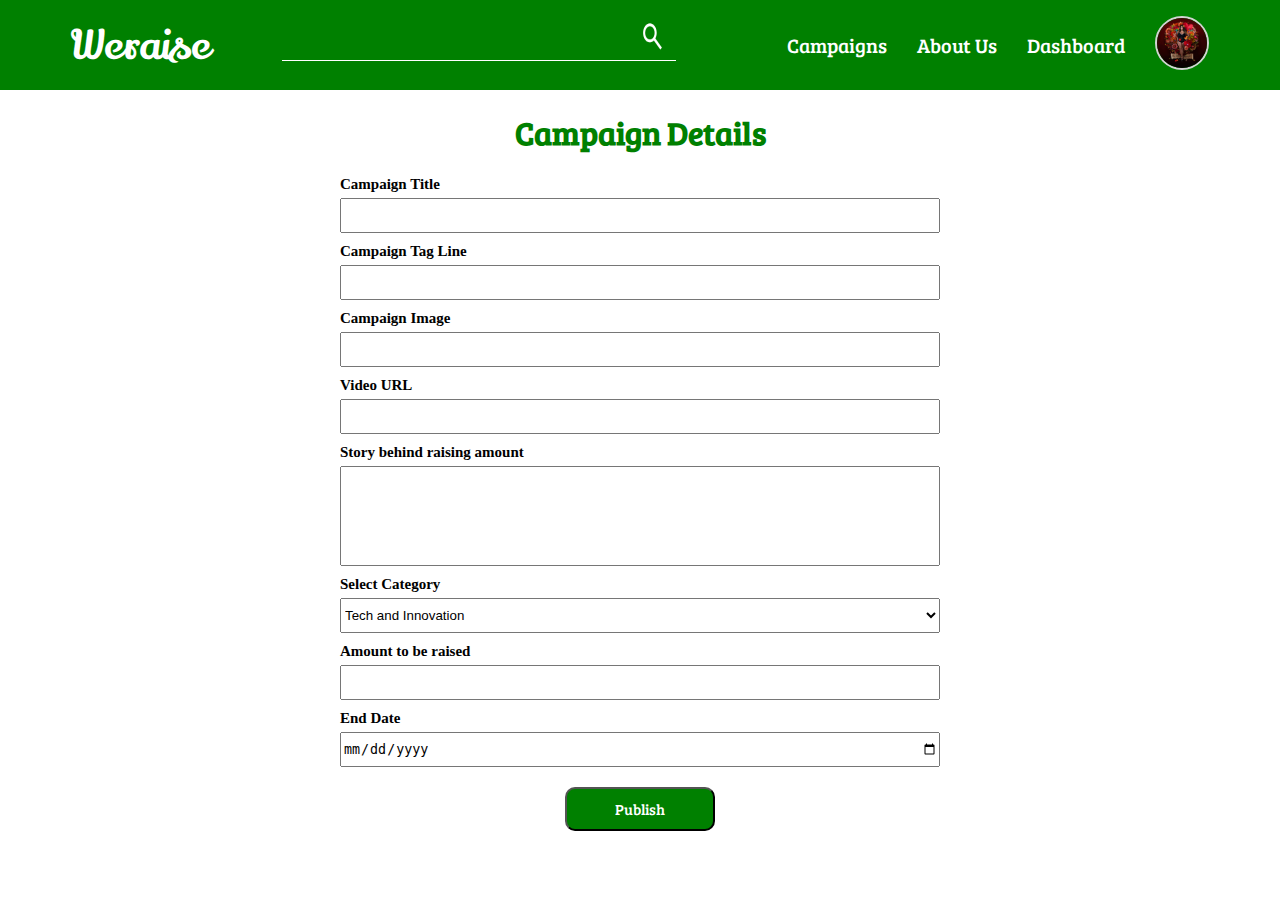
<file: create.html>
<html>

<head>
  <title>Search</title>
  <link rel="stylesheet" href="static/css/styles4.css" />
  <link rel="apple-touch-icon" sizes="180x180" href="static/favicon/apple-touch-icon.png" />
  <link rel="icon" type="image/png" sizes="32x32" href="static/favicon/favicon-32x32.png" />
  <link rel="icon" type="image/png" sizes="16x16" href="static/favicon/favicon-16x16.png" />
  <link rel="manifest" href="static/favicon/site.webmanifest" />
  <link rel="preconnect" href="https://fonts.googleapis.com" />
  <link rel="preconnect" href="https://fonts.gstatic.com" crossorigin />
  <link href="https://fonts.googleapis.com/css2?family=Lily+Script+One&display=swap" rel="stylesheet" />
  <link href="https://fonts.googleapis.com/css2?family=Bree+Serif&display=swap" rel="stylesheet" />
  <link
    href="https://fonts.googleapis.com/css2?family=Andika:ital,wght@0,400;0,700;1,400;1,700&family=Bree+Serif&display=swap"
    rel="stylesheet" />
</head>

<body>
  <nav>
    <div class="brand-logo">
      <a href="./">Weraise</a>
    </div>
    <form action="">
      <input type="text" name="search" id="" />
      <button><img src="static/icons/search.png" alt="" srcset="" /></button>
    </form>
    <ul class="subnav">
      <li>
        <a href="search.html">Campaigns</a>
      </li>
      <li>
        <a href="about.html">About Us</a>
      </li>
      <li>
        <a href="dashboard.html">Dashboard</a>
      </li>
      <li>
        <a href="">
          <img src="static/images/jn1ofic3tc03wf0imsaoldejaado.jpeg"
            style="border-radius: 50%;border: 2px solid lightgray;" width="50px" height="50px" srcset="">
        </a>
      </li>
    </ul>
  </nav>
  <h1 align="center">Campaign Details</h1>
    <div class="edits">
      <form action="./add" method="post">
        <input type="hidden" name="userid" value="4">
        <div class="form-group">
          <label class="form-control-label" for="title">Campaign Title</label>
          <input class="form-control" id="title" name="title" required type="text" value="">
        </div>
        <div class="form-group"><label class="form-control-label" for="bio">Campaign Tag Line</label>
          <input class="form-control" id="bio" name="bio" required type="text" value="">
        </div>

        <div class="form-group"><label class="form-control-label" for="img">Campaign Image</label>
          <input class="form-control" id="img" name="imgurl" required type="url" value="">
        </div>
        <div class="form-group"><label class="form-control-label" for="vid">Video URL</label>
          <input class="form-control" id="vid" name="yturl" required type="url" value="">
        </div>
        <div class="form-group"><label class="form-control-label" for="story">Story behind raising
            amount</label>
          <textarea class="form-control" id="story" name="story" required></textarea>
        </div>
        <div class="form-group">
          <label class="form-control-label" for="category">Select Category</label>
          <select class="form-control" id="category" name="category">
            <option value="Tech and Innovation">Tech and Innovation</option>
            <option value="Creative Works">Creative Works</option>
            <option value="Community Projects">Community Projects</option>
          </select>
        </div>
        <div class="form-group"><label class="form-control-label" for="amount">Amount to be raised</label>
          <input class="form-control" id="amount" name="amount" required type="text" value="">
        </div>
        <div class="form-group"><label class="form-control-label" for="end">End Date</label>
          <input class="form-control" id="end" name="end" required type="date" value="">
        </div>
        <input class="btn btn-primary btn-md" id="submit" name="submit" type="submit" value="Publish">
      </form>
    </div>
  </div>
</body>

</html>
</file>
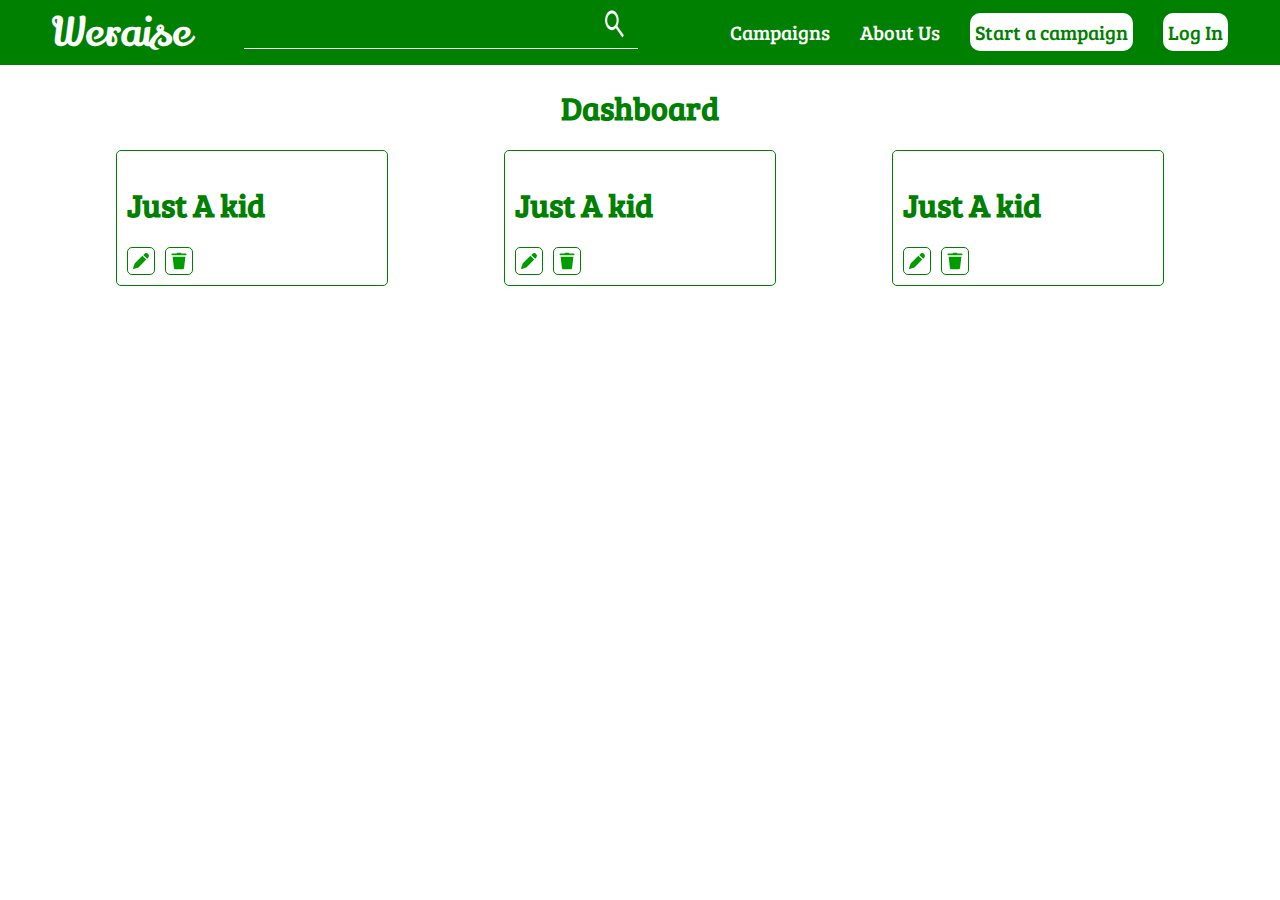
<file: dashboard.html>
<html>
  <head>
    <title>Search</title>
    <link rel="stylesheet" href="static/css/style3.css" />
    <link
      rel="apple-touch-icon"
      sizes="180x180"
      href="static/favicon/apple-touch-icon.png"
    />
    <link
      rel="icon"
      type="image/png"
      sizes="32x32"
      href="static/favicon/favicon-32x32.png"
    />
    <link
      rel="icon"
      type="image/png"
      sizes="16x16"
      href="static/favicon/favicon-16x16.png"
    />
    <link rel="manifest" href="static/favicon/site.webmanifest" />
    <link rel="preconnect" href="https://fonts.googleapis.com" />
    <link rel="preconnect" href="https://fonts.gstatic.com" crossorigin />
    <link
      href="https://fonts.googleapis.com/css2?family=Lily+Script+One&display=swap"
      rel="stylesheet"
    />
    <link
      href="https://fonts.googleapis.com/css2?family=Bree+Serif&display=swap"
      rel="stylesheet"
    />
    <link
      href="https://fonts.googleapis.com/css2?family=Andika:ital,wght@0,400;0,700;1,400;1,700&family=Bree+Serif&display=swap"
      rel="stylesheet"
    />
    <style>
        .dposts{
            margin: 20px;
            display: flex;
            flex-direction: row;
            flex-wrap: wrap;
            gap: 20px;
            justify-content: space-evenly;
        }

        .dpost{
            border: 1px solid green;
            width: 250px;
            height: 10%;
            padding: 10px;
            border-radius: 5px;
            background-color: white;
        }
        .dpost:hover{
            box-shadow: 3px 5px 3px lightgray;
            cursor: pointer;
        }
        .icon{
            display: flex;
            flex-direction: row;
            gap: 10px;
        }
        svg{
            border: 1px solid green;
            padding: 3px;
            border-radius: 5px;
            cursor: pointer;
        }
        svg:hover{
            background-color: rgb(186, 255, 186);
        }
        a{
            text-decoration: none;
            color: green;
        }
        a:hover{
            text-decoration: underline;
        }
        h1{
            font-family: "Bree Serif", serif;
        }
    </style>
  </head>
  <body>
    <nav>
      <div class="brand-logo">
        <a href="./">Weraise</a>
      </div>
      <form action="">
        <input type="text" name="search" id="" />
        <button><img src="static/icons/search.png" alt="" srcset="" /></button>
      </form>
      <ul class="subnav">
        <li>
          <a href="search.html">Campaigns</a>
        </li>
        <li>
          <a href="about.html">About Us</a>
        </li>
        <li>
          <a href="create.html" class="btn">Start a campaign</a>
        </li>
        <li>
          <a href="" class="btn">Log In</a>
        </li>
      </ul>
    </nav>
    <h1 align="center" style="color: green;">Dashboard</h1>
    <div class="dposts">
        <div class="dpost">
            <h1><a href="individual page.html">Just A kid</a></h1>
            <div class="icon">
                <svg xmlns="http://www.w3.org/2000/svg" x="0px" y="0px" width="20" height="20" viewBox="0,0,256,256">
                    <g fill="#009c00" fill-rule="nonzero" stroke="none" stroke-width="1" stroke-linecap="butt" stroke-linejoin="miter" stroke-miterlimit="10" stroke-dasharray="" stroke-dashoffset="0" font-family="none" font-weight="none" font-size="none" text-anchor="none" style="mix-blend-mode: normal"><g transform="scale(5.33333,5.33333)"><path d="M38.657,18.536l2.44,-2.44c2.534,-2.534 2.534,-6.658 0,-9.193c-1.227,-1.226 -2.858,-1.9 -4.597,-1.9c-1.739,0 -3.371,0.675 -4.597,1.901l-2.439,2.439zM27.343,11.464l-18.069,18.069c-0.385,0.385 -0.678,0.86 -0.848,1.375l-3.35,10.121c-0.179,0.538 -0.038,1.131 0.363,1.532c0.287,0.286 0.669,0.439 1.061,0.439c0.158,0 0.317,-0.025 0.472,-0.076l10.118,-3.351c0.517,-0.17 0.993,-0.463 1.378,-0.849l18.068,-18.068z"></path></g></g>
                    </svg>
                    <svg xmlns="http://www.w3.org/2000/svg" x="0px" y="0px" width="20" height="20" viewBox="0,0,256,256">
                        <g fill="#009c00" fill-rule="nonzero" stroke="none" stroke-width="1" stroke-linecap="butt" stroke-linejoin="miter" stroke-miterlimit="10" stroke-dasharray="" stroke-dashoffset="0" font-family="none" font-weight="none" font-size="none" text-anchor="none" style="mix-blend-mode: normal"><g transform="scale(10.66667,10.66667)"><path d="M10.80664,2c-0.517,0 -1.01095,0.20431 -1.37695,0.57031l-0.42969,0.42969h-5c-0.36064,-0.0051 -0.69608,0.18438 -0.87789,0.49587c-0.18181,0.3115 -0.18181,0.69676 0,1.00825c0.18181,0.3115 0.51725,0.50097 0.87789,0.49587h16c0.36064,0.0051 0.69608,-0.18438 0.87789,-0.49587c0.18181,-0.3115 0.18181,-0.69676 0,-1.00825c-0.18181,-0.3115 -0.51725,-0.50097 -0.87789,-0.49587h-5l-0.42969,-0.42969c-0.365,-0.366 -0.85995,-0.57031 -1.37695,-0.57031zM4.36523,7l1.52734,13.26367c0.132,0.99 0.98442,1.73633 1.98242,1.73633h8.24805c0.998,0 1.85138,-0.74514 1.98438,-1.74414l1.52734,-13.25586z"></path></g></g>
                        </svg>
            </div>
        </div>
        <div class="dpost">
            <h1><a href="individual page.html">Just A kid</a></h1>
            <div class="icon">
                <svg xmlns="http://www.w3.org/2000/svg" x="0px" y="0px" width="20" height="20" viewBox="0,0,256,256">
                    <g fill="#009c00" fill-rule="nonzero" stroke="none" stroke-width="1" stroke-linecap="butt" stroke-linejoin="miter" stroke-miterlimit="10" stroke-dasharray="" stroke-dashoffset="0" font-family="none" font-weight="none" font-size="none" text-anchor="none" style="mix-blend-mode: normal"><g transform="scale(5.33333,5.33333)"><path d="M38.657,18.536l2.44,-2.44c2.534,-2.534 2.534,-6.658 0,-9.193c-1.227,-1.226 -2.858,-1.9 -4.597,-1.9c-1.739,0 -3.371,0.675 -4.597,1.901l-2.439,2.439zM27.343,11.464l-18.069,18.069c-0.385,0.385 -0.678,0.86 -0.848,1.375l-3.35,10.121c-0.179,0.538 -0.038,1.131 0.363,1.532c0.287,0.286 0.669,0.439 1.061,0.439c0.158,0 0.317,-0.025 0.472,-0.076l10.118,-3.351c0.517,-0.17 0.993,-0.463 1.378,-0.849l18.068,-18.068z"></path></g></g>
                    </svg>
                    <svg xmlns="http://www.w3.org/2000/svg" x="0px" y="0px" width="20" height="20" viewBox="0,0,256,256">
                        <g fill="#009c00" fill-rule="nonzero" stroke="none" stroke-width="1" stroke-linecap="butt" stroke-linejoin="miter" stroke-miterlimit="10" stroke-dasharray="" stroke-dashoffset="0" font-family="none" font-weight="none" font-size="none" text-anchor="none" style="mix-blend-mode: normal"><g transform="scale(10.66667,10.66667)"><path d="M10.80664,2c-0.517,0 -1.01095,0.20431 -1.37695,0.57031l-0.42969,0.42969h-5c-0.36064,-0.0051 -0.69608,0.18438 -0.87789,0.49587c-0.18181,0.3115 -0.18181,0.69676 0,1.00825c0.18181,0.3115 0.51725,0.50097 0.87789,0.49587h16c0.36064,0.0051 0.69608,-0.18438 0.87789,-0.49587c0.18181,-0.3115 0.18181,-0.69676 0,-1.00825c-0.18181,-0.3115 -0.51725,-0.50097 -0.87789,-0.49587h-5l-0.42969,-0.42969c-0.365,-0.366 -0.85995,-0.57031 -1.37695,-0.57031zM4.36523,7l1.52734,13.26367c0.132,0.99 0.98442,1.73633 1.98242,1.73633h8.24805c0.998,0 1.85138,-0.74514 1.98438,-1.74414l1.52734,-13.25586z"></path></g></g>
                        </svg>
            </div>
        </div>
        <div class="dpost">
            <h1><a href="individual page.html">Just A kid</a></h1>
            <div class="icon">
                <svg xmlns="http://www.w3.org/2000/svg" x="0px" y="0px" width="20" height="20" viewBox="0,0,256,256">
                    <g fill="#009c00" fill-rule="nonzero" stroke="none" stroke-width="1" stroke-linecap="butt" stroke-linejoin="miter" stroke-miterlimit="10" stroke-dasharray="" stroke-dashoffset="0" font-family="none" font-weight="none" font-size="none" text-anchor="none" style="mix-blend-mode: normal"><g transform="scale(5.33333,5.33333)"><path d="M38.657,18.536l2.44,-2.44c2.534,-2.534 2.534,-6.658 0,-9.193c-1.227,-1.226 -2.858,-1.9 -4.597,-1.9c-1.739,0 -3.371,0.675 -4.597,1.901l-2.439,2.439zM27.343,11.464l-18.069,18.069c-0.385,0.385 -0.678,0.86 -0.848,1.375l-3.35,10.121c-0.179,0.538 -0.038,1.131 0.363,1.532c0.287,0.286 0.669,0.439 1.061,0.439c0.158,0 0.317,-0.025 0.472,-0.076l10.118,-3.351c0.517,-0.17 0.993,-0.463 1.378,-0.849l18.068,-18.068z"></path></g></g>
                    </svg>
                    <svg xmlns="http://www.w3.org/2000/svg" x="0px" y="0px" width="20" height="20" viewBox="0,0,256,256">
                        <g fill="#009c00" fill-rule="nonzero" stroke="none" stroke-width="1" stroke-linecap="butt" stroke-linejoin="miter" stroke-miterlimit="10" stroke-dasharray="" stroke-dashoffset="0" font-family="none" font-weight="none" font-size="none" text-anchor="none" style="mix-blend-mode: normal"><g transform="scale(10.66667,10.66667)"><path d="M10.80664,2c-0.517,0 -1.01095,0.20431 -1.37695,0.57031l-0.42969,0.42969h-5c-0.36064,-0.0051 -0.69608,0.18438 -0.87789,0.49587c-0.18181,0.3115 -0.18181,0.69676 0,1.00825c0.18181,0.3115 0.51725,0.50097 0.87789,0.49587h16c0.36064,0.0051 0.69608,-0.18438 0.87789,-0.49587c0.18181,-0.3115 0.18181,-0.69676 0,-1.00825c-0.18181,-0.3115 -0.51725,-0.50097 -0.87789,-0.49587h-5l-0.42969,-0.42969c-0.365,-0.366 -0.85995,-0.57031 -1.37695,-0.57031zM4.36523,7l1.52734,13.26367c0.132,0.99 0.98442,1.73633 1.98242,1.73633h8.24805c0.998,0 1.85138,-0.74514 1.98438,-1.74414l1.52734,-13.25586z"></path></g></g>
                        </svg>
            </div>
        </div>
    </div>
    </body>
    </html>
</file>
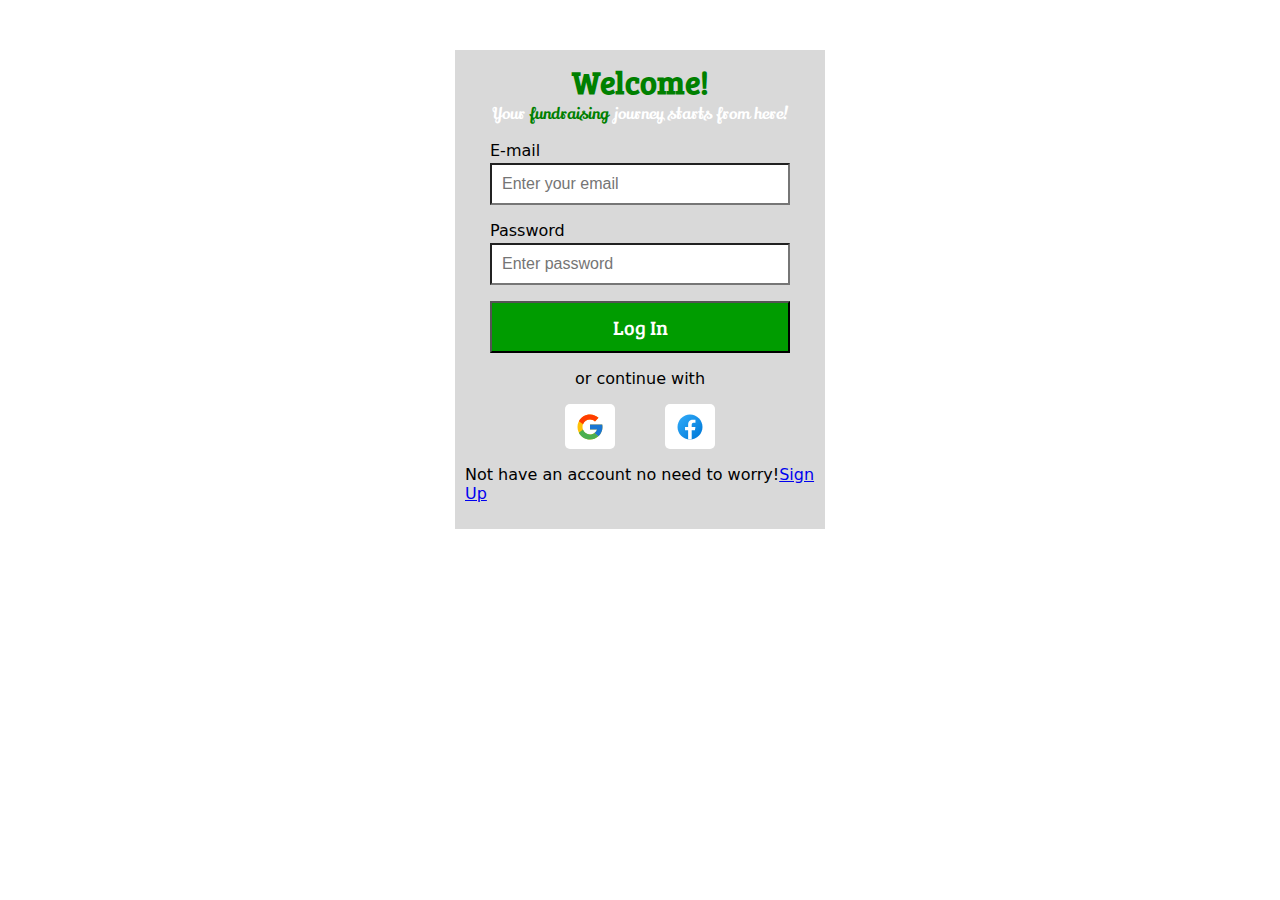
<file: login.html>
<html>
  <head>
    <title>Sign Up</title>
    <style>
      .main {
        background-color: #d9d9d9;
        padding: 10px;
        margin: 50px auto;
        width: 350px;
        font-family: system-ui, -apple-system, BlinkMacSystemFont, "Segoe UI",
          Roboto, Oxygen, Ubuntu, Cantarell, "Open Sans", "Helvetica Neue",
          sans-serif;
      }
      form {
        display: flex;
        flex-direction: column;
        font-size: 16px;
        gap: 16px;
        justify-content: center;
        align-items: center;
      }
      input {
        width: 300px;
        /* height: 30px; */
        font-size: 16px;
        background-color: white;
        padding: 10px;
      }
      h1 {
        font-family: "Bree Serif", serif;
        color: green;
        margin: 0px;
        text-align: center;
      }
      p {
        font-family: "Lily Script One", system-ui;
        color: white;
        margin-top: 0px;
        text-align: center;
      }
      form div{
        display: flex;
        flex-direction: column;
        gap: 3px;
      }
      input[type=submit]{
        background-color: #009C00;
        font-size: 20px;
        font-family: "Bree Serif", serif;
        color: white;
      }
      .i{
        width: 50px;
        height: 45px;
        background-color: white;
        display: flex;
        justify-content: center;
        align-items: center;
        border-radius: 5px;
        cursor: pointer;
      }
      .i:hover{
        transform: scale(1.1);
        box-shadow: 2px 2px 2px green;
      }
      .icon{
        display: flex;
        flex-direction: row;
        gap: 50px;
      }
    </style>
    <link
      rel="apple-touch-icon"
      sizes="180x180"
      href="static/favicon/apple-touch-icon.png"
    />
    <link
      rel="icon"
      type="image/png"
      sizes="32x32"
      href="static/favicon/favicon-32x32.png"
    />
    <link
      rel="icon"
      type="image/png"
      sizes="16x16"
      href="static/favicon/favicon-16x16.png"
    />
    <link rel="manifest" href="static/favicon/site.webmanifest" />
    <link rel="preconnect" href="https://fonts.googleapis.com" />
    <link rel="preconnect" href="https://fonts.gstatic.com" crossorigin />
    <link
      href="https://fonts.googleapis.com/css2?family=Lily+Script+One&display=swap"
      rel="stylesheet"
    />
    <link
      href="https://fonts.googleapis.com/css2?family=Bree+Serif&display=swap"
      rel="stylesheet"
    />
    <link
      href="https://fonts.googleapis.com/css2?family=Andika:ital,wght@0,400;0,700;1,400;1,700&family=Bree+Serif&display=swap"
      rel="stylesheet"
    />
  </head>
  <body>
    <div class="main">
      <h1>Welcome!</h1>
      <p>Your <span style="color: green;">fundraising</span> journey starts from here!</p>
      <form action="./login" method="post">
        
        <div>
          <label for="">E-mail</label>
          <input type="email" name="username" placeholder="Enter your email" />
        </div>
        <div>
          <label for="">Password</label>
          <input type="password" name="password" placeholder="Enter password " />
        </div>
        <input type="submit" value="Log In" />
        <span>or continue with</span>
        <div class="icon">
          <div class="i">
            <svg xmlns="http://www.w3.org/2000/svg" x="0px" y="0px" width="30" height="30" viewBox="0 0 48 48">
              <path fill="#FFC107" d="M43.611,20.083H42V20H24v8h11.303c-1.649,4.657-6.08,8-11.303,8c-6.627,0-12-5.373-12-12c0-6.627,5.373-12,12-12c3.059,0,5.842,1.154,7.961,3.039l5.657-5.657C34.046,6.053,29.268,4,24,4C12.955,4,4,12.955,4,24c0,11.045,8.955,20,20,20c11.045,0,20-8.955,20-20C44,22.659,43.862,21.35,43.611,20.083z"></path><path fill="#FF3D00" d="M6.306,14.691l6.571,4.819C14.655,15.108,18.961,12,24,12c3.059,0,5.842,1.154,7.961,3.039l5.657-5.657C34.046,6.053,29.268,4,24,4C16.318,4,9.656,8.337,6.306,14.691z"></path><path fill="#4CAF50" d="M24,44c5.166,0,9.86-1.977,13.409-5.192l-6.19-5.238C29.211,35.091,26.715,36,24,36c-5.202,0-9.619-3.317-11.283-7.946l-6.522,5.025C9.505,39.556,16.227,44,24,44z"></path><path fill="#1976D2" d="M43.611,20.083H42V20H24v8h11.303c-0.792,2.237-2.231,4.166-4.087,5.571c0.001-0.001,0.002-0.001,0.003-0.002l6.19,5.238C36.971,39.205,44,34,44,24C44,22.659,43.862,21.35,43.611,20.083z"></path>
              </svg>
          </div>
          <div class="i">
            <svg xmlns="http://www.w3.org/2000/svg" x="0px" y="0px" width="30" height="30" viewBox="0 0 48 48">
              <linearGradient id="Ld6sqrtcxMyckEl6xeDdMa_uLWV5A9vXIPu_gr1" x1="9.993" x2="40.615" y1="9.993" y2="40.615" gradientUnits="userSpaceOnUse"><stop offset="0" stop-color="#2aa4f4"></stop><stop offset="1" stop-color="#007ad9"></stop></linearGradient><path fill="url(#Ld6sqrtcxMyckEl6xeDdMa_uLWV5A9vXIPu_gr1)" d="M24,4C12.954,4,4,12.954,4,24s8.954,20,20,20s20-8.954,20-20S35.046,4,24,4z"></path><path fill="#fff" d="M26.707,29.301h5.176l0.813-5.258h-5.989v-2.874c0-2.184,0.714-4.121,2.757-4.121h3.283V12.46 c-0.577-0.078-1.797-0.248-4.102-0.248c-4.814,0-7.636,2.542-7.636,8.334v3.498H16.06v5.258h4.948v14.452 C21.988,43.9,22.981,44,24,44c0.921,0,1.82-0.084,2.707-0.204V29.301z"></path>
              </svg>
          </div>
        </div>
        <span>Not have an account no need to worry!<a href="signup.html">Sign Up</a> </span>
      </form>
    </div>
  </body>
</html>
</file>
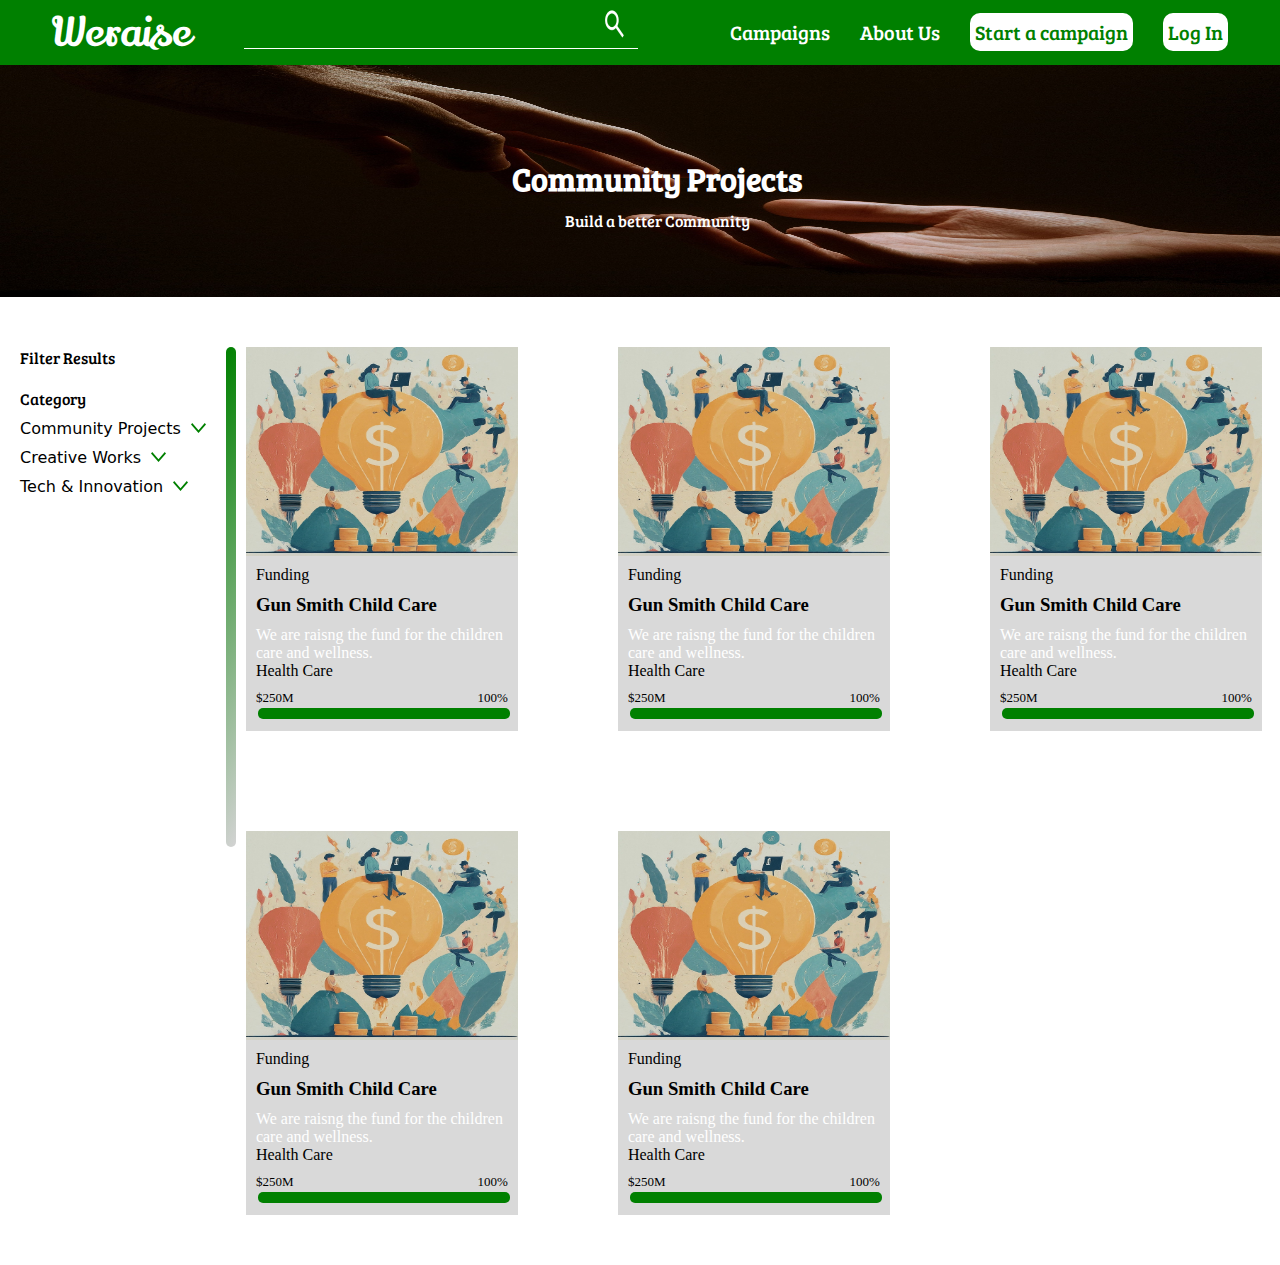
<file: search.html>
<html>
  <head>
    <title>Search</title>
    <link rel="stylesheet" href="static/css/style3.css" />
    <link
      rel="apple-touch-icon"
      sizes="180x180"
      href="static/favicon/apple-touch-icon.png"
    />
    <link
      rel="icon"
      type="image/png"
      sizes="32x32"
      href="static/favicon/favicon-32x32.png"
    />
    <link
      rel="icon"
      type="image/png"
      sizes="16x16"
      href="static/favicon/favicon-16x16.png"
    />
    <link rel="manifest" href="static/favicon/site.webmanifest" />
    <link rel="preconnect" href="https://fonts.googleapis.com" />
    <link rel="preconnect" href="https://fonts.gstatic.com" crossorigin />
    <link
      href="https://fonts.googleapis.com/css2?family=Lily+Script+One&display=swap"
      rel="stylesheet"
    />
    <link
      href="https://fonts.googleapis.com/css2?family=Bree+Serif&display=swap"
      rel="stylesheet"
    />
    <link
      href="https://fonts.googleapis.com/css2?family=Andika:ital,wght@0,400;0,700;1,400;1,700&family=Bree+Serif&display=swap"
      rel="stylesheet"
    />
  </head>
  <body>
    <nav>
      <div class="brand-logo">
        <a href="./">Weraise</a>
      </div>
      <form action="">
        <input type="text" name="search" id="" />
        <button><img src="static/icons/search.png" alt="" srcset="" /></button>
      </form>
      <ul class="subnav">
        <li>
          <a href="search.html">Campaigns</a>
        </li>
        <li>
          <a href="about.html">About Us</a>
        </li>
        <li>
          <a href="create.html" class="btn">Start a campaign</a>
        </li>
        <li>
          <a href="" class="btn">Log In</a>
        </li>
      </ul>
    </nav>
    <div class="titles">
      <img
        src="static/images/hands-5216585_1920.jpg"
        width="100%"
        height="100%"
        alt=""
        srcset=""
      />
      <div class="title">
        <h1>Community Projects</h1>
        <p>Build a better Community</p>
      </div>
    </div>
    <div class="sidebar">
      <div class="fliters">
        <span>Filter Results</span>
        <div class="category">
          <span>Category</span>
          <div class="cate">
            <span>Community Projects</span>
            <svg
              width="15"
              height="10"
              viewBox="0 0 15 10"
              fill="none"
              xmlns="http://www.w3.org/2000/svg"
            >
              <path
                d="M13.75 0L7.5 7.14286L1.25 0L0 1.42857L7.5 10L15 1.42857L13.75 0Z"
                fill="#008000"
              />
            </svg>
          </div>
          <div class="cate">
            <span>Creative Works</span>
            <svg
              width="15"
              height="10"
              viewBox="0 0 15 10"
              fill="none"
              xmlns="http://www.w3.org/2000/svg"
            >
              <path
                d="M13.75 0L7.5 7.14286L1.25 0L0 1.42857L7.5 10L15 1.42857L13.75 0Z"
                fill="#008000"
              />
            </svg>
          </div>
          <div class="cate">
            <span>Tech & Innovation</span>
            <svg
              width="15"
              height="10"
              viewBox="0 0 15 10"
              fill="none"
              xmlns="http://www.w3.org/2000/svg"
            >
              <path
                d="M13.75 0L7.5 7.14286L1.25 0L0 1.42857L7.5 10L15 1.42857L13.75 0Z"
                fill="#008000"
              />
            </svg>
          </div>
        </div>
      </div>
      <div class="column"></div>
      <div class="results">
        <div class="post">
            <img src="static/images/Gemini_Generated_Image (1).jpeg" alt="">
            <div class="post-texts">
                <span>Funding</span>
                <h3>Gun Smith Child Care</h3>
                <p>We are raisng the fund for the children care and wellness.</p>
                <span>Health Care</span>
                <div class="progress-bar">
                    <div class="progress-text">
                        <span class="amount-raised">$250M</span>
                        <span class="percent-raised">100%</span>
                    </div>
                    <input type="range" name="bar" id="" min="0" max="100" value="10">
                </div>
            </div>
        </div>
        <div class="post">
            <img src="static/images/Gemini_Generated_Image (1).jpeg" alt="">
            <div class="post-texts">
                <span>Funding</span>
                <h3>Gun Smith Child Care</h3>
                <p>We are raisng the fund for the children care and wellness.</p>
                <span>Health Care</span>
                <div class="progress-bar">
                    <div class="progress-text">
                        <span class="amount-raised">$250M</span>
                        <span class="percent-raised">100%</span>
                    </div>
                    <input type="range" name="bar" id="" min="0" max="100" value="10">
                </div>
            </div>
        </div>
        <div class="post">
            <img src="static/images/Gemini_Generated_Image (1).jpeg" alt="">
            <div class="post-texts">
                <span>Funding</span>
                <h3>Gun Smith Child Care</h3>
                <p>We are raisng the fund for the children care and wellness.</p>
                <span>Health Care</span>
                <div class="progress-bar">
                    <div class="progress-text">
                        <span class="amount-raised">$250M</span>
                        <span class="percent-raised">100%</span>
                    </div>
                    <input type="range" name="bar" id="" min="0" max="100" value="10">
                </div>
            </div>
        </div>
        <div class="post">
            <img src="static/images/Gemini_Generated_Image (1).jpeg" alt="">
            <div class="post-texts">
                <span>Funding</span>
                <h3>Gun Smith Child Care</h3>
                <p>We are raisng the fund for the children care and wellness.</p>
                <span>Health Care</span>
                <div class="progress-bar">
                    <div class="progress-text">
                        <span class="amount-raised">$250M</span>
                        <span class="percent-raised">100%</span>
                    </div>
                    <input type="range" name="bar" id="" min="0" max="100" value="10">
                </div>
            </div>
        </div>
        <div class="post">
            <img src="static/images/Gemini_Generated_Image (1).jpeg" alt="">
            <div class="post-texts">
                <span>Funding</span>
                <h3>Gun Smith Child Care</h3>
                <p>We are raisng the fund for the children care and wellness.</p>
                <span>Health Care</span>
                <div class="progress-bar">
                    <div class="progress-text">
                        <span class="amount-raised">$250M</span>
                        <span class="percent-raised">100%</span>
                    </div>
                    <input type="range" name="bar" id="" min="0" max="100" value="10">
                </div>
            </div>
        </div>
      </div>
    </div>
  </body>
</html>
</file>
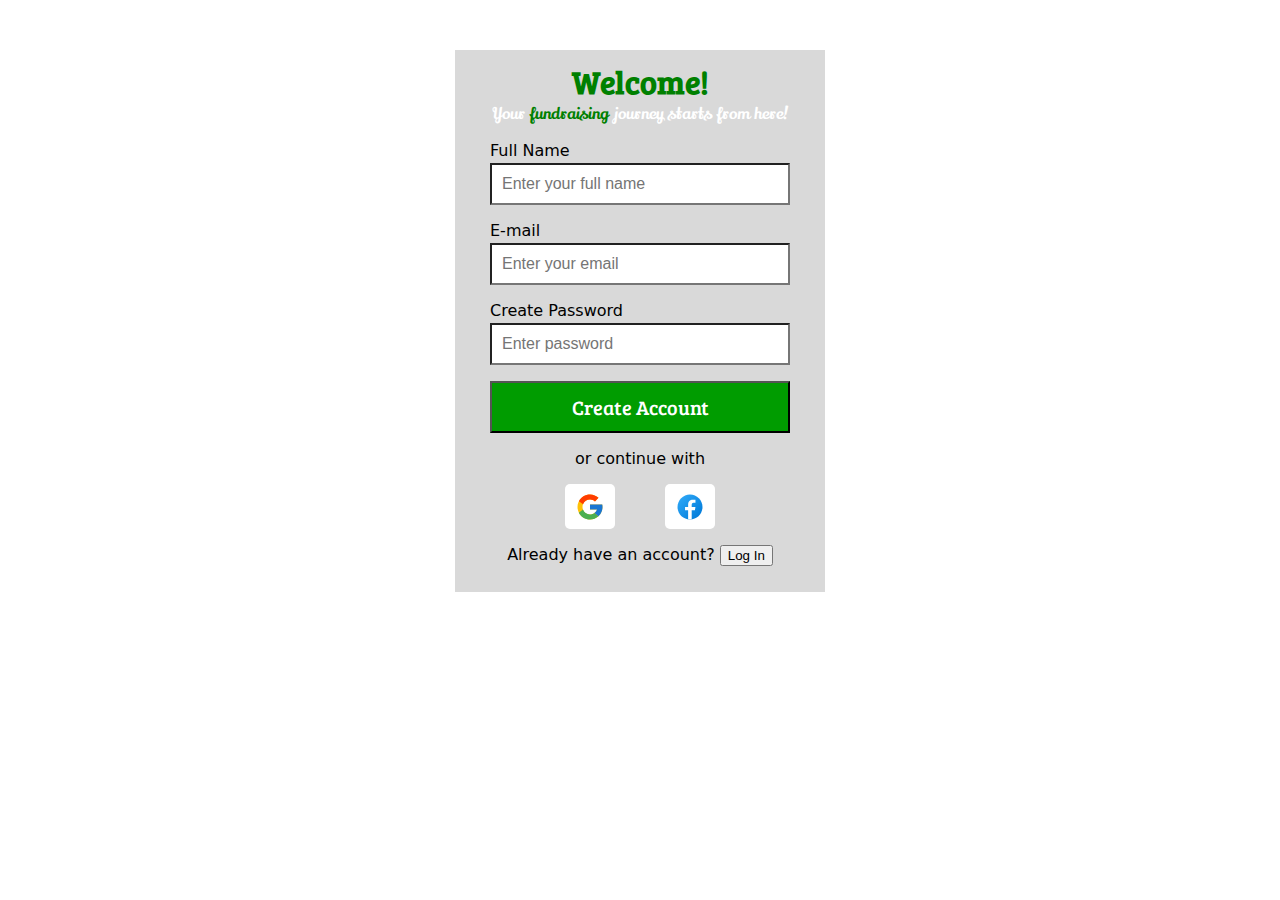
<file: signup.html>
<html>
  <head>
    <title>Sign Up</title>
    <style>
      .main {
        background-color: #d9d9d9;
        padding: 10px;
        margin: 50px auto;
        width: 350px;
        font-family: system-ui, -apple-system, BlinkMacSystemFont, "Segoe UI",
          Roboto, Oxygen, Ubuntu, Cantarell, "Open Sans", "Helvetica Neue",
          sans-serif;
      }
      form {
        display: flex;
        flex-direction: column;
        font-size: 16px;
        gap: 16px;
        justify-content: center;
        align-items: center;
      }
      input {
        width: 300px;
        /* height: 30px; */
        font-size: 16px;
        background-color: white;
        padding: 10px;
      }
      h1 {
        font-family: "Bree Serif", serif;
        color: green;
        margin: 0px;
        text-align: center;
      }
      p {
        font-family: "Lily Script One", system-ui;
        color: white;
        margin-top: 0px;
        text-align: center;
      }
      form div{
        display: flex;
        flex-direction: column;
        gap: 3px;
      }
      input[type=submit]{
        background-color: #009C00;
        font-size: 20px;
        font-family: "Bree Serif", serif;
        color: white;
      }
      .i{
        width: 50px;
        height: 45px;
        background-color: white;
        display: flex;
        justify-content: center;
        align-items: center;
        border-radius: 5px;
        cursor: pointer;
      }
      .i:hover{
        transform: scale(1.1);
        box-shadow: 2px 2px 2px green;
      }
      .icon{
        display: flex;
        flex-direction: row;
        gap: 50px;
      }
    </style>
    <link
      rel="apple-touch-icon"
      sizes="180x180"
      href="static/favicon/apple-touch-icon.png"
    />
    <link
      rel="icon"
      type="image/png"
      sizes="32x32"
      href="static/favicon/favicon-32x32.png"
    />
    <link
      rel="icon"
      type="image/png"
      sizes="16x16"
      href="static/favicon/favicon-16x16.png"
    />
    <link rel="manifest" href="static/favicon/site.webmanifest" />
    <link rel="preconnect" href="https://fonts.googleapis.com" />
    <link rel="preconnect" href="https://fonts.gstatic.com" crossorigin />
    <link
      href="https://fonts.googleapis.com/css2?family=Lily+Script+One&display=swap"
      rel="stylesheet"
    />
    <link
      href="https://fonts.googleapis.com/css2?family=Bree+Serif&display=swap"
      rel="stylesheet"
    />
    <link
      href="https://fonts.googleapis.com/css2?family=Andika:ital,wght@0,400;0,700;1,400;1,700&family=Bree+Serif&display=swap"
      rel="stylesheet"
    />
  </head>
  <body>
    <div class="main">
      <h1>Welcome!</h1>
      <p>Your <span style="color: green;">fundraising</span> journey starts from here!</p>
      <form action="./register" method="post">
        <div>
          <label for="">Full Name</label>
          <input
            type="text"
            name="fname"
            placeholder="Enter your full name "
          />
        </div>

        <div>
          <label for="">E-mail</label>
          <input type="email" name="username" placeholder="Enter your email" />
        </div>
        <div>
          <label for="">Create Password</label>
          <input type="text" name="password" placeholder="Enter password " />
        </div>
        <input type="submit" value="Create Account" />
        <span>or continue with</span>
        <div class="icon">
          <div class="i">
            <svg xmlns="http://www.w3.org/2000/svg" x="0px" y="0px" width="30" height="30" viewBox="0 0 48 48">
              <path fill="#FFC107" d="M43.611,20.083H42V20H24v8h11.303c-1.649,4.657-6.08,8-11.303,8c-6.627,0-12-5.373-12-12c0-6.627,5.373-12,12-12c3.059,0,5.842,1.154,7.961,3.039l5.657-5.657C34.046,6.053,29.268,4,24,4C12.955,4,4,12.955,4,24c0,11.045,8.955,20,20,20c11.045,0,20-8.955,20-20C44,22.659,43.862,21.35,43.611,20.083z"></path><path fill="#FF3D00" d="M6.306,14.691l6.571,4.819C14.655,15.108,18.961,12,24,12c3.059,0,5.842,1.154,7.961,3.039l5.657-5.657C34.046,6.053,29.268,4,24,4C16.318,4,9.656,8.337,6.306,14.691z"></path><path fill="#4CAF50" d="M24,44c5.166,0,9.86-1.977,13.409-5.192l-6.19-5.238C29.211,35.091,26.715,36,24,36c-5.202,0-9.619-3.317-11.283-7.946l-6.522,5.025C9.505,39.556,16.227,44,24,44z"></path><path fill="#1976D2" d="M43.611,20.083H42V20H24v8h11.303c-0.792,2.237-2.231,4.166-4.087,5.571c0.001-0.001,0.002-0.001,0.003-0.002l6.19,5.238C36.971,39.205,44,34,44,24C44,22.659,43.862,21.35,43.611,20.083z"></path>
              </svg>
          </div>
          <div class="i">
            <svg xmlns="http://www.w3.org/2000/svg" x="0px" y="0px" width="30" height="30" viewBox="0 0 48 48">
              <linearGradient id="Ld6sqrtcxMyckEl6xeDdMa_uLWV5A9vXIPu_gr1" x1="9.993" x2="40.615" y1="9.993" y2="40.615" gradientUnits="userSpaceOnUse"><stop offset="0" stop-color="#2aa4f4"></stop><stop offset="1" stop-color="#007ad9"></stop></linearGradient><path fill="url(#Ld6sqrtcxMyckEl6xeDdMa_uLWV5A9vXIPu_gr1)" d="M24,4C12.954,4,4,12.954,4,24s8.954,20,20,20s20-8.954,20-20S35.046,4,24,4z"></path><path fill="#fff" d="M26.707,29.301h5.176l0.813-5.258h-5.989v-2.874c0-2.184,0.714-4.121,2.757-4.121h3.283V12.46 c-0.577-0.078-1.797-0.248-4.102-0.248c-4.814,0-7.636,2.542-7.636,8.334v3.498H16.06v5.258h4.948v14.452 C21.988,43.9,22.981,44,24,44c0.921,0,1.82-0.084,2.707-0.204V29.301z"></path>
              </svg>
          </div>
        </div>
        <span>Already have an account? <button>Log In</button> </span>
      </form>
    </div>
  </body>
</html>
</file>
<file: static/css/styles4.css>
nav{
    display: flex;
    justify-content: space-evenly;
    width: 100%;
    align-items: center;
    background-color: green;
    margin-bottom: 0px;
}
nav .brand-logo a{
    font-family: "Lily Script One", system-ui;
    text-decoration: none;
    font-size: 40px;
    color: white;
}
nav form{
    border-bottom: 1px solid rgb(255, 255, 255);
    width: 30%;
    display: flex;
    gap: 5px;
    padding: 5px;
}
nav form input[type=text]{
    width: 100%;
    display: inline-block;
    border: none;
    background: none;
}
nav form input[type=text]:focus{
    
}
form button{
    border: none;
    background: none;
    width: 40px;
    height: 37.5px;
    
}
button img{
    width: 100%;
    height: 100%;
}
.subnav a{
    font-family: "Bree Serif", serif;
    text-decoration: none;
    font-size: 20px;
    color: white;
}
ul{
    list-style-type: none;
    display: flex;
    gap: 30px;
    align-items: center;
}
.subnav .btn{
    background-color: rgb(255, 255, 255);
    padding: 5px;
    border-radius: 10px;
    text-align: center;
    color: green;
}
body{
    margin: 0px;
    padding: 0px;
}
ul li a img:hover{
    transform: scale(1.1);
}
h1{
    font-family: "Bree Serif", serif;
    color: green;
}
.editor{
    display: flex;
    gap: 100px;
    flex-direction: row;
}
.sidebar{
    display: flex;
    flex-direction: column;
    gap: 30px;
    padding: 10px;
    margin-left: 60px;
}
.sidebar a{
    font-family: "Bree Serif", serif;
    color: black;
    text-decoration: none;

}
.sidebar a:active{
    background-color: green;
    padding: 10px;
    transition: ease-in-out;
}
.edits{
    width:600px;
    margin:10px auto;

}
.edits span{
    font-size: 20px;
}
.edits input[type=text]{
    height: 35px;
    width: 100%;
    padding: 2px;
    font-size: 14px;
    color:gray;
}
.edits input[type=url]{
    height: 35px;
    width: 100%;
    font-size: 14px;
    padding: 2px;
    color:gray;
}
.edits textarea{
    width:100%;
    height:100px;
    resize: none;
    font-size: 14px;
    color:gray;
}
input[type=submit]{
margin:10px auto;
    padding: 10px;
    font-size: 15px;
    font-family: "Bree Serif", serif;
    width: 150px;
    background-color: green;
    color: white;
    border-radius: 10px;
    cursor: pointer;
    
}
.edits form{
    display:flex;
    flex-direction:column;
    gap:10px;
}
.form-group{
    display:flex;
    flex-direction:column;
    gap:5px;
}
.edits label{
font-size: 15px;
    font-weight: bold;
}
select{
    height:35px;
}
.edits input[type=date]{
height:35px;
}
</file>
<file: static/css/style3.css>
nav{
    display: flex;
    justify-content: space-evenly;
    width: 100%;
    align-items: center;
    background-color: green;
    margin-bottom: 0px;
}
nav .brand-logo a{
    font-family: "Lily Script One", system-ui;
    text-decoration: none;
    font-size: 40px;
    color: white;
}
nav form{
    border-bottom: 1px solid rgb(255, 255, 255);
    width: 30%;
    display: flex;
    gap: 5px;
    padding: 5px;
}
nav form input[type=text]{
    width: 100%;
    display: inline-block;
    border: none;
    background: none;
}
nav form input[type=text]:focus{
    
}
form button{
    border: none;
    background: none;
    width: 40px;
    height: 37.5px;
    
}
button img{
    width: 100%;
    height: 100%;
}
.subnav a{
    font-family: "Bree Serif", serif;
    text-decoration: none;
    font-size: 20px;
    color: white;
}
ul{
    list-style-type: none;
    display: flex;
    gap: 30px;
}
.subnav .btn{
    background-color: rgb(255, 255, 255);
    padding: 5px;
    border-radius: 10px;
    text-align: center;
    color: green;
}
body{
    margin: 0px;
    padding: 0px;
}
.titles{
    width: 100%;
    height: 232px;
    background-color: beige;
    margin-top: 0px;
    text-align: center;
    position: relative;
    font-family: "Bree Serif", serif;
    color: white;
}
.titles h1{
    margin: 0px;
}
.title{
    position: absolute;
    top: 40%;
    left: 40%;

}

.fliters span{
    font-family: "Bree Serif", serif;
}
.fliters{
    display: flex;
    flex-direction: column;
    gap: 20px;
    padding: 20px;
    margin-top: 30px;
}
.cate{
    display: flex;
    flex-direction: row;
    gap: 10px;
    /* justify-content: center; */
    align-items: center;
}
.cate span{
    font-family: system-ui, -apple-system, BlinkMacSystemFont, 'Segoe UI', Roboto, Oxygen, Ubuntu, Cantarell, 'Open Sans', 'Helvetica Neue', sans-serif;
}
.category{
    display: flex;
    flex-direction: column;
    gap: 10px;
}
.column{
    width: 10px;
    height: 500px;
    background: linear-gradient(120deg,green,lightgray);
    border-radius: 5px;
    margin-top: 50px;
}
.sidebar{
    display: flex;
    flex-direction: row;
}
.post{
    background-color: #D9D9D9;
    width: 272px;
}
.post img{
    width: 100%;
    height: 209px;
}
.post .post-texts{
    padding:10px;
}
.post-texts span,h3,p{
    margin: 0px;
    margin-top: 10px;
}
.post-texts p{
    color: rgb(255, 255, 255);
}
.post-texts .progress-text{
    display: flex;
    justify-content: space-between;
    font-size: small;
}
.progress-bar input[type=range]{
    width: 100%;
    appearance: none;
    height: 11px;
    border-radius: 5px;
    background-color: green;
}
.progress-bar input[type=range]::-webkit-slider-thumb{
    appearance: none;
}
.results{
    margin: 50px auto;
    display: flex;
    gap: 100px;
    width: 80%;
    flex-direction: row;
    flex-wrap: wrap;
}
</file>
